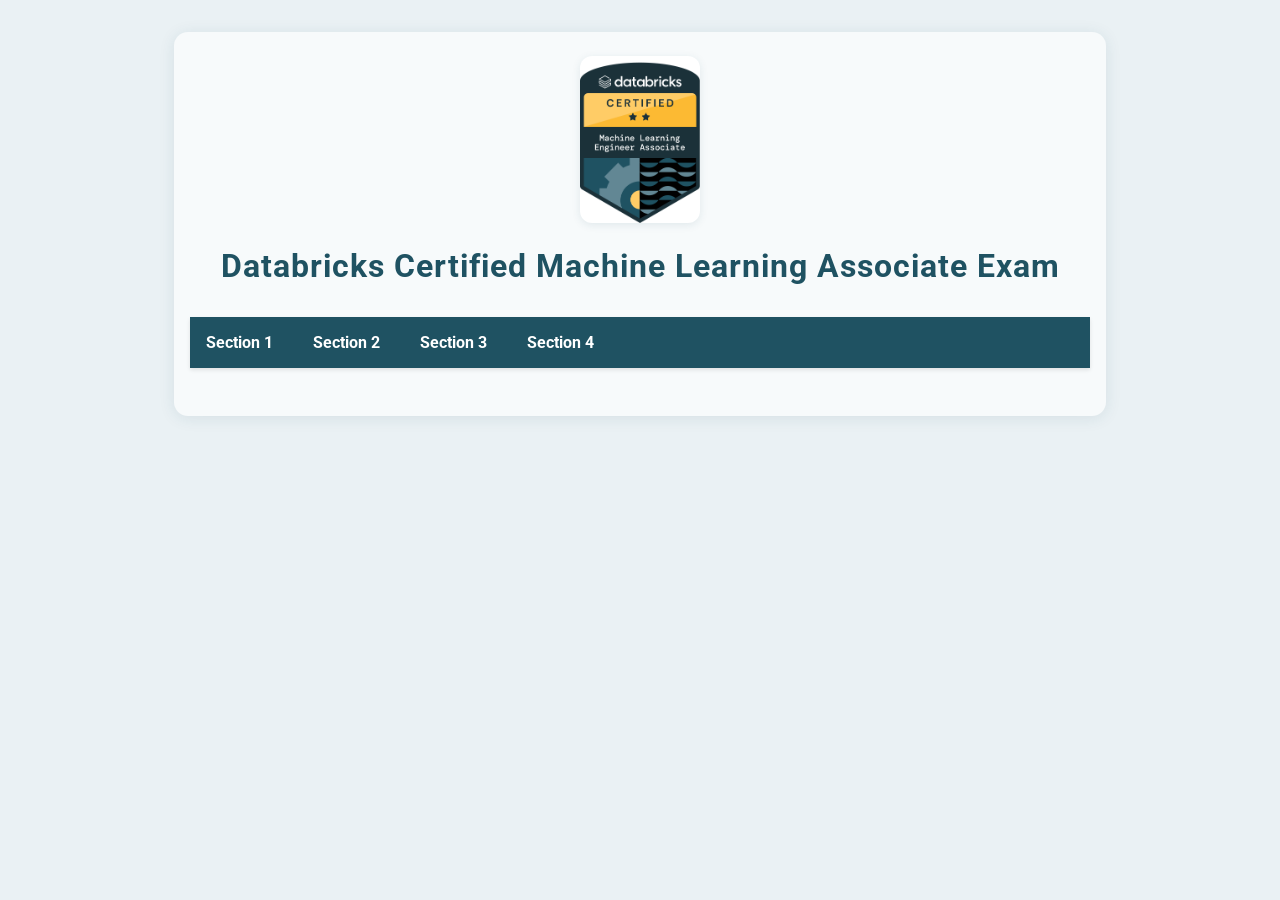
<file: index.html>
<!DOCTYPE html>
<html lang="en">

<head>
  <meta charset="UTF-8">
  <meta name="viewport" content="width=device-width, initial-scale=1.0">
  <title>Databricks Certified Machine Learning Associate Exam</title>
  <link rel="stylesheet" href="assets/style.css">
</head>

<body>
  <main>
    <div style="text-align:center;margin-bottom:1.5rem;">
      <img src="assets/badge.png" alt="Course Logo"
        style="max-width:120px;width:30vw;height:auto;display:inline-block;vertical-align:middle;box-shadow:0 2px 8px rgba(31,82,98,0.10);border-radius:12px;background:#fff;" />
    </div>
    <h1>Databricks Certified Machine Learning Associate Exam</h1>
<nav style="background:#1f5262;padding:0.5rem 0 0.5rem 0.5rem;margin-bottom:1.5rem;display:flex;gap:1.5rem;align-items:center;box-shadow:0 2px 4px rgba(0,0,0,0.1);">
  <a href="section-1" style="color:#fff;text-decoration:none;font-weight:bold;padding:0.5rem;">Section 1</a>
  <a href="section-2" style="color:#fff;text-decoration:none;font-weight:bold;padding:0.5rem;">Section 2</a>
  <a href="section-3" style="color:#fff;text-decoration:none;font-weight:bold;padding:0.5rem;">Section 3</a>
  <a href="section-4" style="color:#fff;text-decoration:none;font-weight:bold;padding:0.5rem;">Section 4</a>
</nav>

  </main>
  <script>
    // Smooth expand/collapse for details
    document.querySelectorAll('details').forEach(d => {
      d.addEventListener('toggle', function () {
        if (d.open) {
          d.scrollIntoView({ behavior: 'smooth', block: 'start' });
        }
      });
    });

    // Quiz feedback (for future interactive quizzes)
    document.querySelectorAll('.quiz-question input[type="radio"]').forEach(input => {
      input.addEventListener('change', function () {
        const parent = input.closest('.quiz-question');
        parent.querySelectorAll('.quiz-feedback').forEach(fb => fb.style.display = 'none');
        if (input.dataset.correct === 'true') {
          parent.querySelector('.quiz-feedback.correct').style.display = 'block';
        } else {
          parent.querySelector('.quiz-feedback.incorrect').style.display = 'block';
        }
      });
    });
  </script>
</body>

</html>
</file>
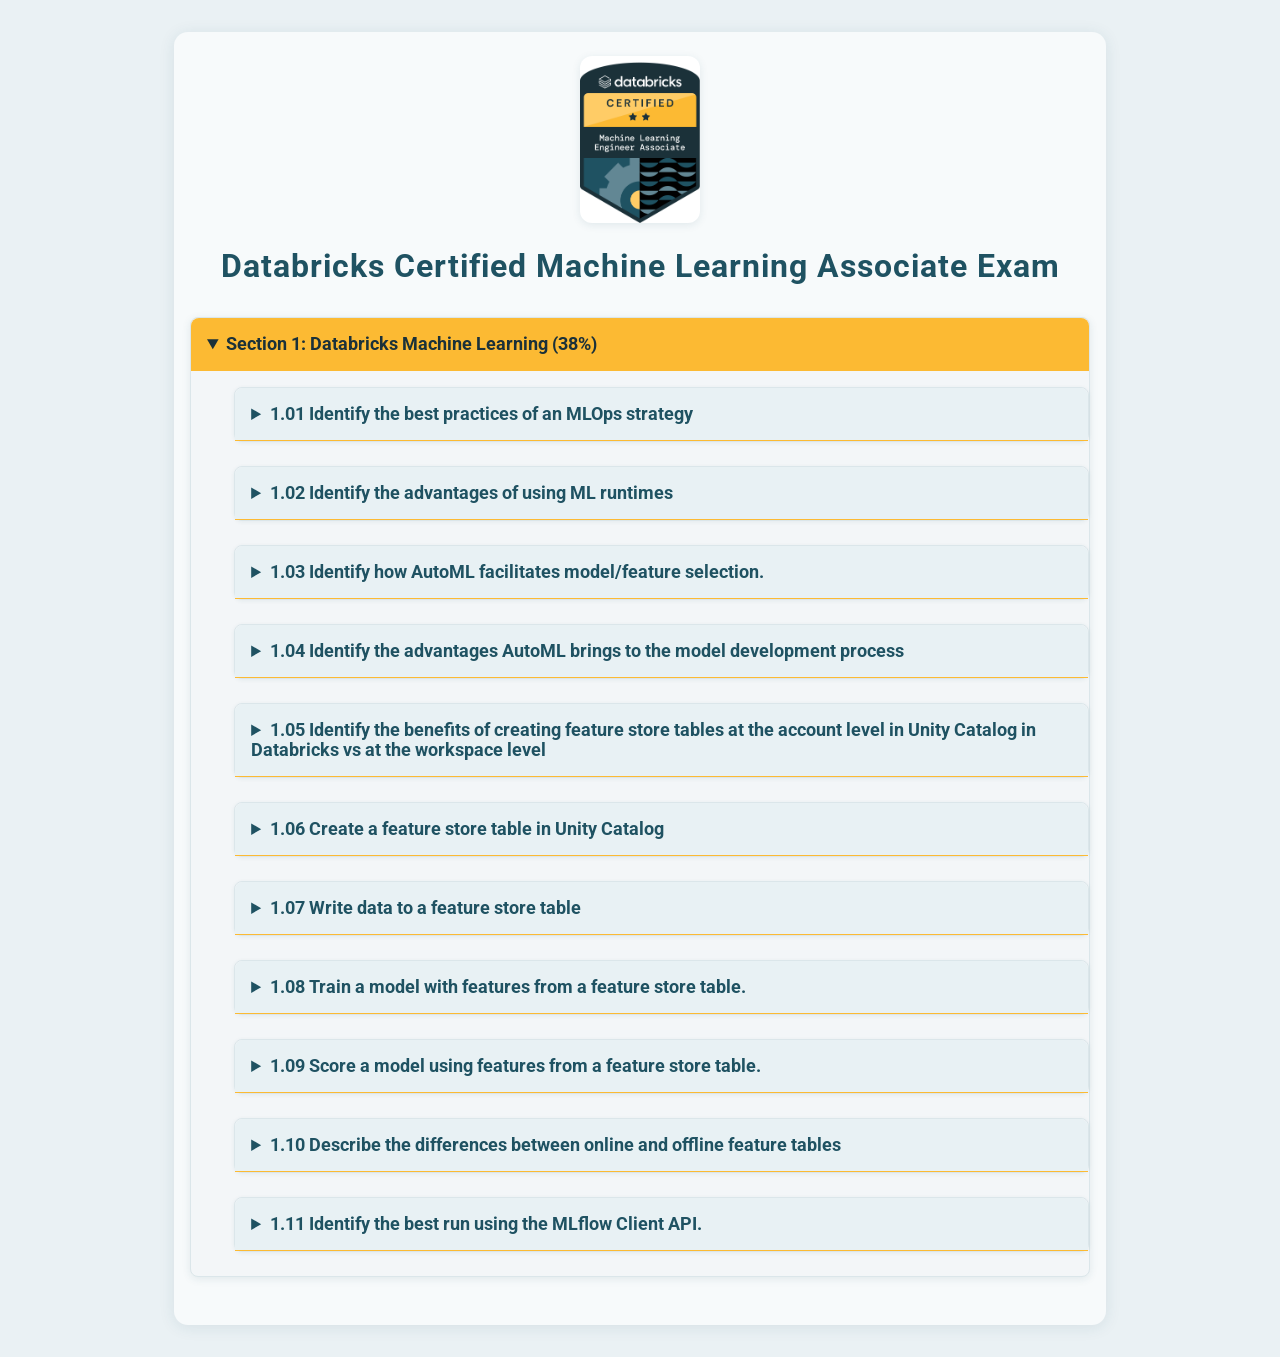
<file: section-1/index.html>
<!DOCTYPE html>
<html lang="en">

<head>
  <meta charset="UTF-8">
  <meta name="viewport" content="width=device-width, initial-scale=1.0">
  <title>Databricks Certified Machine Learning Associate Exam</title>
  <link rel="stylesheet" href="../assets/style.css">
</head>

<body>
  <main>
    <div style="text-align:center;margin-bottom:1.5rem;">
      <img src="../assets/badge.png" alt="Course Logo"
        style="max-width:120px;width:30vw;height:auto;display:inline-block;vertical-align:middle;box-shadow:0 2px 8px rgba(31,82,98,0.10);border-radius:12px;background:#fff;" />
    </div>
    <h1>Databricks Certified Machine Learning Associate Exam</h1>


    <details open>
      <summary><strong>Section 1: Databricks Machine Learning (38%)</strong></summary>
      <ul>
        <li>
          <details>
            <summary><strong>1.01</strong> Identify the best practices of an MLOps strategy</summary>
            <div id="topic-1-01">
              <h3>Best Practices of an MLOps Strategy</h3>
              <p><strong>MLOps</strong> (Machine Learning Operations) is a set of practices that aims to deploy and
                maintain machine learning models in production reliably and efficiently. It combines ML, DevOps, and
                data engineering best practices.</p>
              <ul>
                <li><strong>Version Control:</strong> Use Git or similar tools for code, data, and model versioning.
                  Track all changes for reproducibility.</li>
                <li><strong>Automated Testing:</strong> Implement unit, integration, and data validation tests for ML
                  code and pipelines.</li>
                <li><strong>Continuous Integration/Continuous Deployment (CI/CD):</strong> Automate the build, test, and
                  deployment of ML models using CI/CD pipelines (e.g., Azure DevOps, GitHub Actions).</li>
                <li><strong>Experiment Tracking:</strong> Use tools like MLflow to log parameters, metrics, and
                  artifacts for each experiment.</li>
                <li><strong>Model Registry:</strong> Register models in a central registry (e.g., MLflow Model Registry,
                  Unity Catalog) for lifecycle management.</li>
                <li><strong>Reproducibility:</strong> Ensure that experiments and results can be reproduced by tracking
                  code, data, environment, and random seeds.</li>
                <li><strong>Monitoring:</strong> Monitor model performance, data drift, and system health in production.
                  Set up alerts for anomalies.</li>
                <li><strong>Collaboration:</strong> Foster collaboration between data scientists, engineers, and
                  business stakeholders using shared tools and documentation.</li>
                <li><strong>Security & Compliance:</strong> Protect data and models, manage access, and ensure
                  compliance with regulations (e.g., GDPR, HIPAA).</li>
                <li><strong>Rollback & Recovery:</strong> Have strategies for rolling back to previous model versions
                  and recovering from failures.</li>
              </ul>
              <h4>Example MLOps Workflow in Databricks</h4>
              <ol>
                <li>Develop and test models in collaborative notebooks.</li>
                <li>Track experiments and results with MLflow.</li>
                <li>Register the best model in Unity Catalog or MLflow Model Registry.</li>
                <li>Deploy the model using batch, real-time, or streaming endpoints.</li>
                <li>Monitor model performance and retrain as needed.</li>
              </ol>
              <h4>Practice Question</h4>
              <p><strong>Which of the following is NOT a best practice in MLOps?</strong></p>
              <ul>
                <li>A. Tracking experiments and model versions</li>
                <li>B. Manual deployment of models without automation</li>
                <li>C. Monitoring model performance in production</li>
                <li>D. Using CI/CD pipelines for model deployment</li>
              </ul>
              <details>
                <summary>Show Answer</summary>
                <p><strong>Answer:</strong> B. Manual deployment of models without automation is not a best practice.
                  Automation ensures reliability and repeatability.</p>
              </details>
            </div>

          </details>
        </li>
        <li>
          <details>
            <summary><strong>1.02</strong> Identify the advantages of using ML runtimes</summary>
            <div id="topic-1-02">
              <h3>Advantages of Using ML Runtimes</h3>
              <p><strong>ML runtimes</strong> are pre-configured environments optimized for machine learning workloads.
                In Databricks, ML runtimes include popular ML/DL libraries, GPU support, and integrations for experiment
                tracking and model management.</p>
              <ul>
                <li><strong>Ready-to-use Environments:</strong> No need to manually install or configure ML libraries
                  (e.g., scikit-learn, TensorFlow, PyTorch, XGBoost).</li>
                <li><strong>Optimized Performance:</strong> Libraries and drivers are tuned for distributed computing
                  and GPU acceleration.</li>
                <li><strong>Consistency:</strong> Ensures all team members use the same environment, reducing “works on
                  my machine” issues.</li>
                <li><strong>Security & Compliance:</strong> Regularly updated with security patches and compliance
                  features.</li>
                <li><strong>Integration:</strong> Built-in support for MLflow, Feature Store, and Unity Catalog for
                  seamless experiment tracking and model management.</li>
                <li><strong>Scalability:</strong> Easily scale compute resources for large datasets and distributed
                  training.</li>
                <li><strong>Support for AutoML:</strong> ML runtimes are required for using Databricks AutoML features.
                </li>
              </ul>
              <h4>Example</h4>
              <p>When you select a Databricks ML Runtime for your cluster, you get immediate access to all major ML
                libraries and tools, saving setup time and reducing errors.</p>
              <h4>Practice Question</h4>
              <p><strong>What is a key benefit of using a Databricks ML Runtime?</strong></p>
              <ul>
                <li>A. You must manually install all ML libraries</li>
                <li>B. It provides a pre-configured environment with optimized libraries</li>
                <li>C. It only supports basic Python scripts</li>
                <li>D. It does not support distributed training</li>
              </ul>
              <details>
                <summary>Show Answer</summary>
                <p><strong>Answer:</strong> B. ML Runtimes provide a pre-configured environment with optimized libraries
                  for ML workloads.</p>
              </details>
            </div>
          </details>
        </li>
        <li>
          <details>
            <summary><strong>1.03</strong> Identify how AutoML facilitates model/feature selection.</summary>
            <div id="topic-1-03">
              <h3>How AutoML Facilitates Model/Feature Selection</h3>
              <p><strong>AutoML</strong> (Automated Machine Learning) automates the process of model and feature
                selection, making it easier and faster to build high-quality models.</p>
              <ul>
                <li><strong>Automated Model Selection:</strong> AutoML tests multiple algorithms (e.g., logistic
                  regression, random forest, XGBoost) and selects the best-performing one based on evaluation metrics.
                </li>
                <li><strong>Feature Engineering:</strong> Automatically creates, transforms, and selects features that
                  improve model performance.</li>
                <li><strong>Hyperparameter Tuning:</strong> Searches for the best hyperparameters for each algorithm.
                </li>
                <li><strong>Data Preprocessing:</strong> Handles missing values, encoding, scaling, and outlier
                  detection automatically.</li>
                <li><strong>Experiment Tracking:</strong> Logs all runs, parameters, and results for easy comparison and
                  reproducibility.</li>
                <li><strong>Model Explainability:</strong> Provides feature importance and model interpretation tools.
                </li>
              </ul>
              <h4>Example in Databricks</h4>
              <p>With Databricks AutoML, you can launch an AutoML experiment from the UI or with a single command.
                AutoML will:</p>
              <ol>
                <li>Analyze your dataset and problem type (classification/regression).</li>
                <li>Try multiple models and feature sets.</li>
                <li>Return the best model, code, and feature importance report.</li>
              </ol>
              <h4>Practice Question</h4>
              <p><strong>What does AutoML do to help with feature selection?</strong></p>
              <ul>
                <li>A. Randomly drops features</li>
                <li>B. Automatically creates and selects the most relevant features</li>
                <li>C. Only uses the first column in the dataset</li>
                <li>D. Ignores feature importance</li>
              </ul>
              <details>
                <summary>Show Answer</summary>
                <p><strong>Answer:</strong> B. AutoML automatically creates and selects the most relevant features for
                  the model.</p>
              </details>
            </div>
          </details>
        </li>
        <li>
          <details>
            <summary><strong>1.04</strong> Identify the advantages AutoML brings to the model development process
            </summary>
            <div id="topic-1-04">
              <h3>Advantages AutoML Brings to the Model Development Process</h3>
              <ul>
                <li><strong>Speed:</strong> Automates repetitive tasks, reducing time to deploy a model.</li>
                <li><strong>Accessibility:</strong> Enables non-experts to build and deploy models with minimal coding.
                </li>
                <li><strong>Consistency:</strong> Standardizes the model development process, reducing human error.</li>
                <li><strong>Comprehensive Search:</strong> Explores a wide range of algorithms, features, and
                  hyperparameters.</li>
                <li><strong>Best Practices:</strong> Applies proven data science and engineering best practices
                  automatically.</li>
                <li><strong>Reproducibility:</strong> Logs all steps, parameters, and results for easy review and audit.
                </li>
                <li><strong>Model Explainability:</strong> Provides feature importance and model interpretation tools.
                </li>
                <li><strong>Integration:</strong> Seamlessly integrates with MLflow, Feature Store, and Unity Catalog in
                  Databricks.</li>
              </ul>
              <h4>Example</h4>
              <p>Databricks AutoML can automatically generate a notebook with the code for the best model, making it
                easy to review, customize, and productionize.</p>
              <h4>Practice Question</h4>
              <p><strong>Which is NOT an advantage of using AutoML?</strong></p>
              <ul>
                <li>A. Faster model development</li>
                <li>B. Manual hyperparameter tuning only</li>
                <li>C. Consistent application of best practices</li>
                <li>D. Model explainability</li>
              </ul>
              <details>
                <summary>Show Answer</summary>
                <p><strong>Answer:</strong> B. AutoML automates hyperparameter tuning; manual tuning only is not an
                  advantage.</p>
              </details>
            </div>
          </details>
        </li>
        <li>
          <details>
            <summary><strong>1.05</strong> Identify the benefits of creating feature store tables at the account level
              in Unity Catalog in Databricks vs at the workspace level</summary>
            <div id="topic-1-05">
              <h3>Benefits of Creating Feature Store Tables at the Account Level in Unity Catalog vs Workspace Level
              </h3>
              <ul>
                <li><strong>Centralized Management:</strong> Account-level tables are accessible across all workspaces
                  in the account, enabling organization-wide feature sharing and governance.</li>
                <li><strong>Data Consistency:</strong> Ensures all teams use the same, validated features, reducing
                  duplication and errors.</li>
                <li><strong>Access Control:</strong> Unity Catalog provides fine-grained access control and auditing at
                  the account level, improving security and compliance.</li>
                <li><strong>Collaboration:</strong> Facilitates collaboration between teams and projects by making
                  features universally available.</li>
                <li><strong>Scalability:</strong> Supports large-scale ML initiatives by allowing features to be reused
                  and managed centrally.</li>
                <li><strong>Lineage & Governance:</strong> Track feature usage, lineage, and ownership across the
                  organization.</li>
                <li><strong>Workspace-level tables</strong> are only available within a single workspace, limiting reuse
                  and collaboration.</li>
              </ul>
              <h4>Example</h4>
              <p>Creating a feature table at the account level in Unity Catalog allows a data science team in one
                workspace to use features engineered by another team in a different workspace, with consistent access
                controls and audit trails.</p>
              <h4>Practice Question</h4>
              <p><strong>What is a key benefit of account-level feature store tables in Unity Catalog?</strong></p>
              <ul>
                <li>A. Features are only available in one workspace</li>
                <li>B. Features can be shared and governed across all workspaces in the account</li>
                <li>C. No access control is possible</li>
                <li>D. Features cannot be reused</li>
              </ul>
              <details>
                <summary>Show Answer</summary>
                <p><strong>Answer:</strong> B. Account-level tables enable sharing and governance across all workspaces
                  in the account.</p>
              </details>
            </div>
          </details>
        </li>
        <li>
          <details>
            <summary><strong>1.06</strong> Create a feature store table in Unity Catalog</summary>
            <div id="topic-1-06"></div>
          </details>
        </li>
        <li>
          <details>
            <summary><strong>1.07</strong> Write data to a feature store table</summary>
            <div id="topic-1-07"></div>
          </details>
        </li>
        <li>
          <details>
            <summary><strong>1.08</strong> Train a model with features from a feature store table.</summary>
            <div id="topic-1-08"></div>
          </details>
        </li>
        <li>
          <details>
            <summary><strong>1.09</strong> Score a model using features from a feature store table.</summary>
            <div id="topic-1-09"></div>
          </details>
        </li>
        <li>
          <details>
            <summary><strong>1.10</strong> Describe the differences between online and offline feature tables</summary>
            <div id="topic-1-10"></div>
          </details>
        </li>
        <li>
          <details>
            <summary><strong>1.11</strong> Identify the best run using the MLflow Client API.</summary>
            <div id="topic-1-11">
            </div>
          </details>
        </li>
      </ul>
    </details>
  </main>
  <script>
    // Smooth expand/collapse for details
    document.querySelectorAll('details').forEach(d => {
      d.addEventListener('toggle', function () {
        if (d.open) {
          d.scrollIntoView({ behavior: 'smooth', block: 'start' });
        }
      });
    });

    // Quiz feedback (for future interactive quizzes)
    document.querySelectorAll('.quiz-question input[type="radio"]').forEach(input => {
      input.addEventListener('change', function () {
        const parent = input.closest('.quiz-question');
        parent.querySelectorAll('.quiz-feedback').forEach(fb => fb.style.display = 'none');
        if (input.dataset.correct === 'true') {
          parent.querySelector('.quiz-feedback.correct').style.display = 'block';
        } else {
          parent.querySelector('.quiz-feedback.incorrect').style.display = 'block';
        }
      });
    });
  </script>
</body>

</html>
</file>
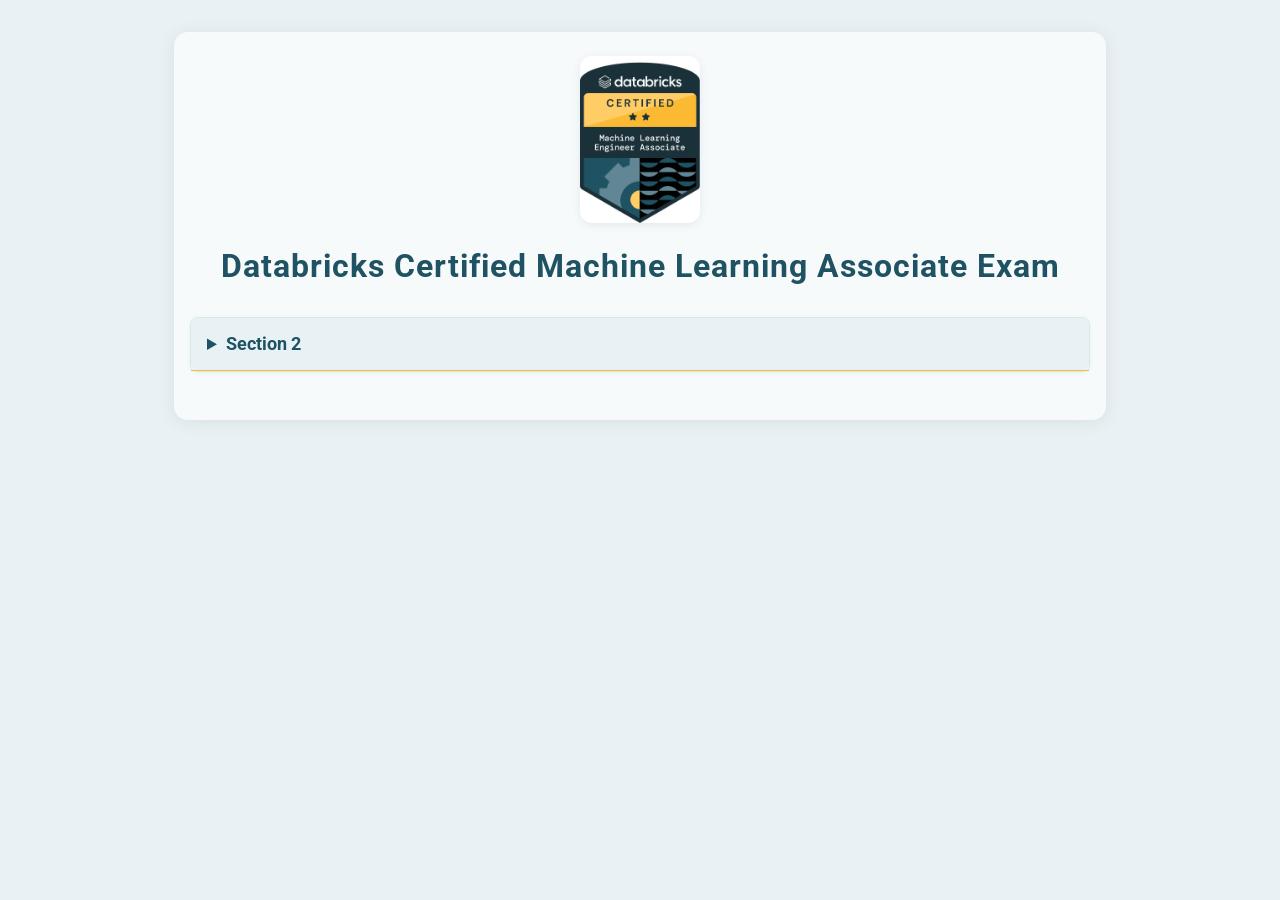
<file: section-2/index.html>
<!DOCTYPE html>
<html lang="en">

<head>
  <meta charset="UTF-8">
  <meta name="viewport" content="width=device-width, initial-scale=1.0">
  <title>Databricks Certified Machine Learning Associate Exam</title>
  <link rel="stylesheet" href="../assets/style.css">
</head>

<body>
  <main>
    <div style="text-align:center;margin-bottom:1.5rem;">
      <img src="../assets/badge.png" alt="Course Logo"
        style="max-width:120px;width:30vw;height:auto;display:inline-block;vertical-align:middle;box-shadow:0 2px 8px rgba(31,82,98,0.10);border-radius:12px;background:#fff;" />
    </div>
    <h1>Databricks Certified Machine Learning Associate Exam</h1>

    <details>
      <summary><strong>Section 2</strong></summary>
      <ul>
        <li>
          <details>
            <summary><strong>2.01</strong> Compute summary statistics on a Spark DataFrame using .summary() or
              dbutils data summaries</summary>
            <div id="topic-2-01"></div>
          </details>
        </li>
        <li>
          <details>
            <summary><strong>2.02</strong> Remove outliers from a Spark DataFrame based on standard deviation or
              IQR</summary>
            <div id="topic-2-02"></div>
          </details>
        </li>
        <li>
          <details>
            <summary><strong>2.03</strong> Create visualizations for categorical or continuous features
            </summary>
            <div id="topic-2-03"></div>
          </details>
        </li>
        <li>
          <details>
            <summary><strong>2.04</strong> Compare two categorical or two continuous features using the
              appropriate method</summary>
            <div id="topic-2-04"></div>
          </details>
        </li>
        <li>
          <details>
            <summary><strong>2.05</strong> Compare and contrast imputing missing values with the mean or median
              or mode value</summary>
            <div id="topic-2-05"></div>
          </details>
        </li>
        <li>
          <details>
            <summary><strong>2.06</strong> Impute missing values with the mode, mean, or median value</summary>
            <div id="topic-2-06"></div>
          </details>
        </li>
        <li>
          <details>
            <summary><strong>2.07</strong> Use one-hot encoding for categorical features</summary>
            <div id="topic-2-07"></div>
          </details>
        </li>
        <li>
          <details>
            <summary><strong>2.08</strong> Identify and explain the model types or data sets for which one-hot
              encoding is or is not appropriate.</summary>
            <div id="topic-2-08"></div>
          </details>
        </li>
        <li>
          <details>
            <summary><strong>2.09</strong> Identify scenarios where log scale transformation is appropriate
            </summary>
            <div id="topic-2-09"></div>
          </details>
        </li>
      </ul>
    </details>

  </main>
  <script>
    // Smooth expand/collapse for details
    document.querySelectorAll('details').forEach(d => {
      d.addEventListener('toggle', function () {
        if (d.open) {
          d.scrollIntoView({ behavior: 'smooth', block: 'start' });
        }
      });
    });

    // Quiz feedback (for future interactive quizzes)
    document.querySelectorAll('.quiz-question input[type="radio"]').forEach(input => {
      input.addEventListener('change', function () {
        const parent = input.closest('.quiz-question');
        parent.querySelectorAll('.quiz-feedback').forEach(fb => fb.style.display = 'none');
        if (input.dataset.correct === 'true') {
          parent.querySelector('.quiz-feedback.correct').style.display = 'block';
        } else {
          parent.querySelector('.quiz-feedback.incorrect').style.display = 'block';
        }
      });
    });
  </script>
</body>

</html>
</file>
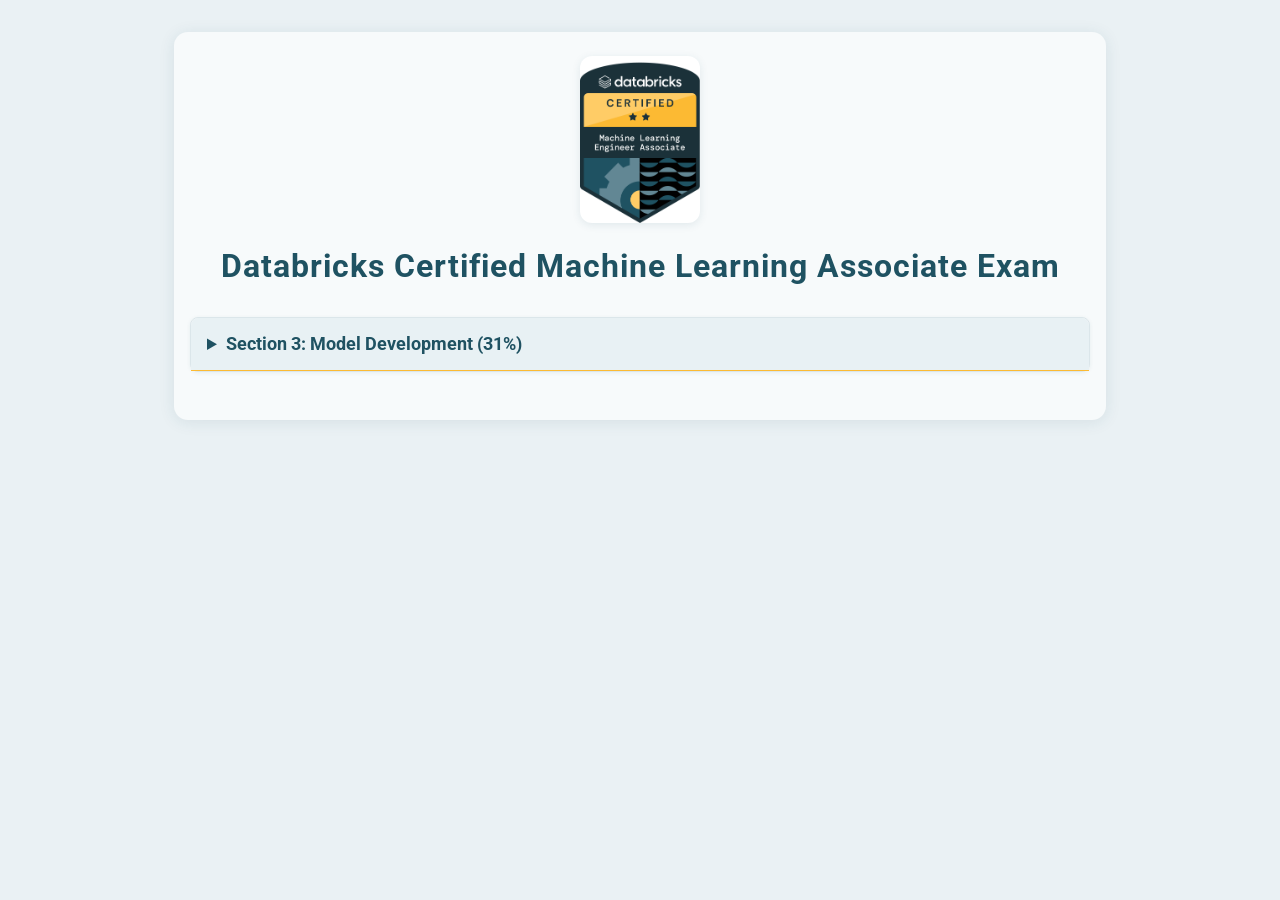
<file: section-3/index.html>
<!DOCTYPE html>
<html lang="en">

<head>
  <meta charset="UTF-8">
  <meta name="viewport" content="width=device-width, initial-scale=1.0">
  <title>Databricks Certified Machine Learning Associate Exam</title>
  <link rel="stylesheet" href="../assets/style.css">
</head>

<body>
  <main>
    <div style="text-align:center;margin-bottom:1.5rem;">
      <img src="../assets/badge.png" alt="Course Logo"
        style="max-width:120px;width:30vw;height:auto;display:inline-block;vertical-align:middle;box-shadow:0 2px 8px rgba(31,82,98,0.10);border-radius:12px;background:#fff;" />
    </div>
    <h1>Databricks Certified Machine Learning Associate Exam</h1>

    <details>
      <summary><strong>Section 3: Model Development (31%)</strong></summary>
      <ul>
        <li>
          <details>
            <summary><strong>3.01</strong> Use ML foundations to select the appropriate algorithm for a given
              model scenario</summary>
            <div id="topic-3-01"></div>
          </details>
        </li>
        <li>
          <details>
            <summary><strong>3.02</strong> Identify methods to mitigate data imbalance in training data</summary>
            <div id="topic-3-02"></div>
          </details>
        </li>
        <li>
          <details>
            <summary><strong>3.03</strong> Compare estimators and transformers</summary>
            <div id="topic-3-03"></div>
          </details>
        </li>
        <li>
          <details>
            <summary><strong>3.04</strong> Develop a training pipeline</summary>
            <div id="topic-3-04"></div>
          </details>
        </li>
        <li>
          <details>
            <summary><strong>3.05</strong> Use Hyperopt's fmin operation to tune a model's hyperparameters
            </summary>
            <div id="topic-3-05"></div>
          </details>
        </li>
        <li>
          <details>
            <summary><strong>3.06</strong> Perform random or grid search or Bayesian search as a method for tuning
              hyperparameters.</summary>
            <div id="topic-3-06"></div>
          </details>
        </li>
        <li>
          <details>
            <summary><strong>3.07</strong> Parallelize single node models for hyperparameter tuning</summary>
            <div id="topic-3-07"></div>
          </details>
        </li>
        <li>
          <details>
            <summary><strong>3.08</strong> Describe the benefits and downsides of using cross-validation over a
              train-validation split.</summary>
            <div id="topic-3-08"></div>
          </details>
        </li>
        <li>
          <details>
            <summary><strong>3.09</strong> Perform cross-validation as a part of model fitting.</summary>
            <div id="topic-3-09"></div>
          </details>
        </li>
        <li>
          <details>
            <summary><strong>3.10</strong> Identify the number of models being trained in conjunction with a
              grid-search and cross-validation process.</summary>
            <div id="topic-3-10"></div>
          </details>
        </li>
        <li>
          <details>
            <summary><strong>3.11</strong> Use common classification metrics: F1, Log Loss, ROC/AUC, etc</summary>
            <div id="topic-3-11"></div>
          </details>
        </li>
        <li>
          <details>
            <summary><strong>3.12</strong> Use common regression metrics: RMSE, MAE, R-squared, etc.</summary>
            <div id="topic-3-12"></div>
          </details>
        </li>
        <li>
          <details>
            <summary><strong>3.13</strong> Choose the most appropriate metric for a given scenario objective
            </summary>
            <div id="topic-3-13"></div>
          </details>
        </li>
        <li>
          <details>
            <summary><strong>3.14</strong> Identify the need to exponentiate log-transformed variables before
              calculating evaluation metrics or interpreting predictions</summary>
            <div id="topic-3-14"></div>
          </details>
        </li>
        <li>
          <details>
            <summary><strong>3.15</strong> Assess the impact of model complexity and the bias variance tradeoff on
              model performance</summary>
            <div id="topic-3-15"></div>
          </details>
        </li>
      </ul>
    </details>


  </main>
  <script>
    // Smooth expand/collapse for details
    document.querySelectorAll('details').forEach(d => {
      d.addEventListener('toggle', function () {
        if (d.open) {
          d.scrollIntoView({ behavior: 'smooth', block: 'start' });
        }
      });
    });

    // Quiz feedback (for future interactive quizzes)
    document.querySelectorAll('.quiz-question input[type="radio"]').forEach(input => {
      input.addEventListener('change', function () {
        const parent = input.closest('.quiz-question');
        parent.querySelectorAll('.quiz-feedback').forEach(fb => fb.style.display = 'none');
        if (input.dataset.correct === 'true') {
          parent.querySelector('.quiz-feedback.correct').style.display = 'block';
        } else {
          parent.querySelector('.quiz-feedback.incorrect').style.display = 'block';
        }
      });
    });
  </script>
</body>

</html>
</file>
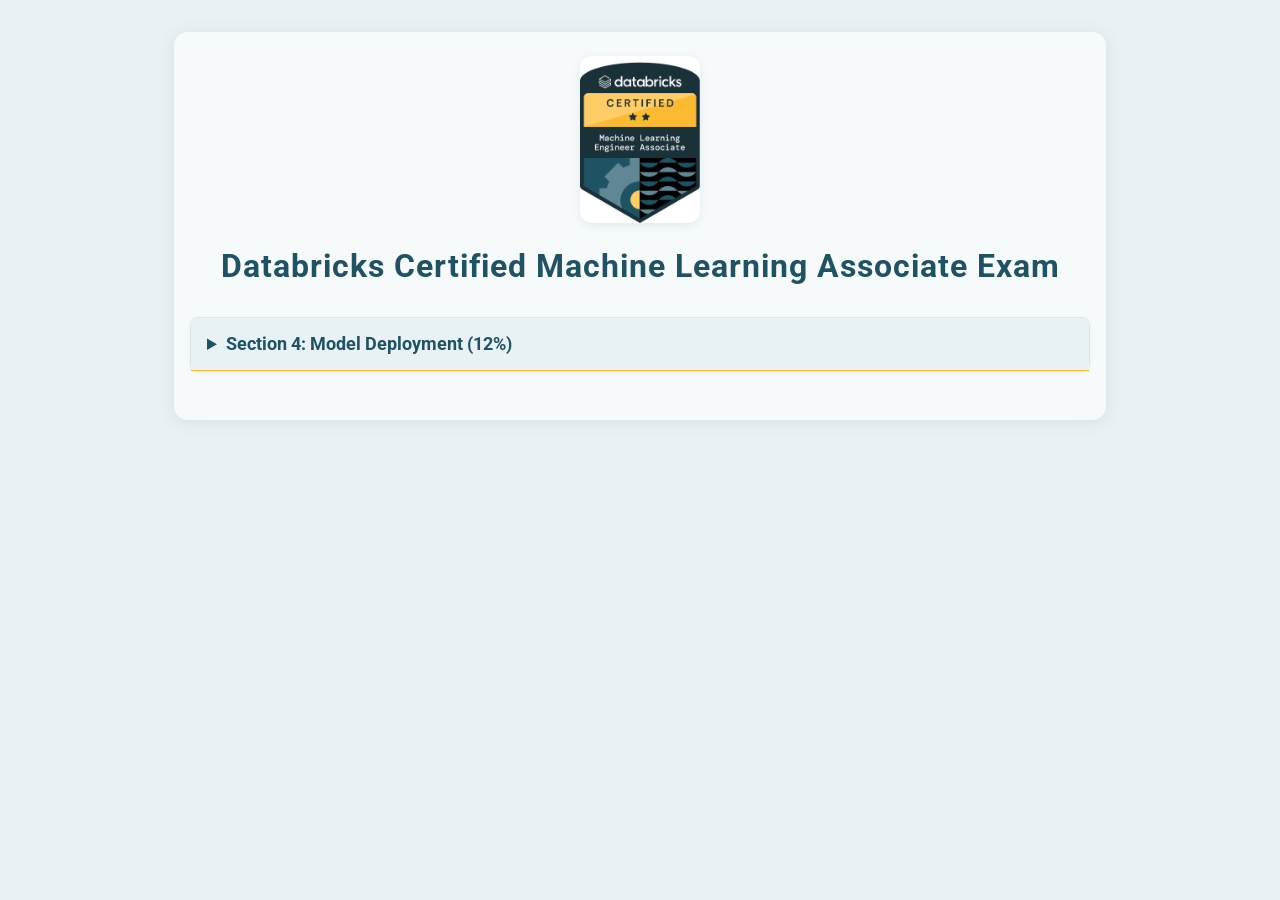
<file: section-4/index.html>
<!DOCTYPE html>
<html lang="en">

<head>
  <meta charset="UTF-8">
  <meta name="viewport" content="width=device-width, initial-scale=1.0">
  <title>Databricks Certified Machine Learning Associate Exam</title>
  <link rel="stylesheet" href="../assets/style.css">
</head>

<body>
  <main>
    <div style="text-align:center;margin-bottom:1.5rem;">
      <img src="../assets/badge.png" alt="Course Logo"
        style="max-width:120px;width:30vw;height:auto;display:inline-block;vertical-align:middle;box-shadow:0 2px 8px rgba(31,82,98,0.10);border-radius:12px;background:#fff;" />
    </div>
    <h1>Databricks Certified Machine Learning Associate Exam</h1>
    <details>
      <summary><strong>Section 4: Model Deployment (12%)</strong></summary>
      <ul>
        <li>
          <details>
            <summary><strong>4.01</strong> Identify the differences and advantages of model serving approaches:
              batch, realtime, and streaming</summary>
            <div id="topic-4-01"></div>
          </details>
        </li>
        <li>
          <details>
            <summary><strong>4.02</strong> Deploy a custom model to a model endpoint</summary>
            <div id="topic-4-02"></div>
          </details>
        </li>
        <li>
          <details>
            <summary><strong>4.03</strong> Use pandas to perform batch inference</summary>
            <div id="topic-4-03"></div>
          </details>
        </li>
        <li>
          <details>
            <summary><strong>4.04</strong> Identify how streaming inference is performed with Delta Live Tables
            </summary>
            <div id="topic-4-04"></div>
          </details>
        </li>
        <li>
          <details>
            <summary><strong>4.05</strong> Deploy and query a model for realtime inference</summary>
            <div id="topic-4-05"></div>
          </details>
        </li>
        <li>
          <details>
            <summary><strong>4.06</strong> Split data between endpoints for realtime interference</summary>
            <div id="topic-4-06"></div>
          </details>
        </li>
      </ul>
    </details>

  </main>
  <script>
    // Smooth expand/collapse for details
    document.querySelectorAll('details').forEach(d => {
      d.addEventListener('toggle', function () {
        if (d.open) {
          d.scrollIntoView({ behavior: 'smooth', block: 'start' });
        }
      });
    });

    // Quiz feedback (for future interactive quizzes)
    document.querySelectorAll('.quiz-question input[type="radio"]').forEach(input => {
      input.addEventListener('change', function () {
        const parent = input.closest('.quiz-question');
        parent.querySelectorAll('.quiz-feedback').forEach(fb => fb.style.display = 'none');
        if (input.dataset.correct === 'true') {
          parent.querySelector('.quiz-feedback.correct').style.display = 'block';
        } else {
          parent.querySelector('.quiz-feedback.incorrect').style.display = 'block';
        }
      });
    });
  </script>
</body>

</html>
</file>
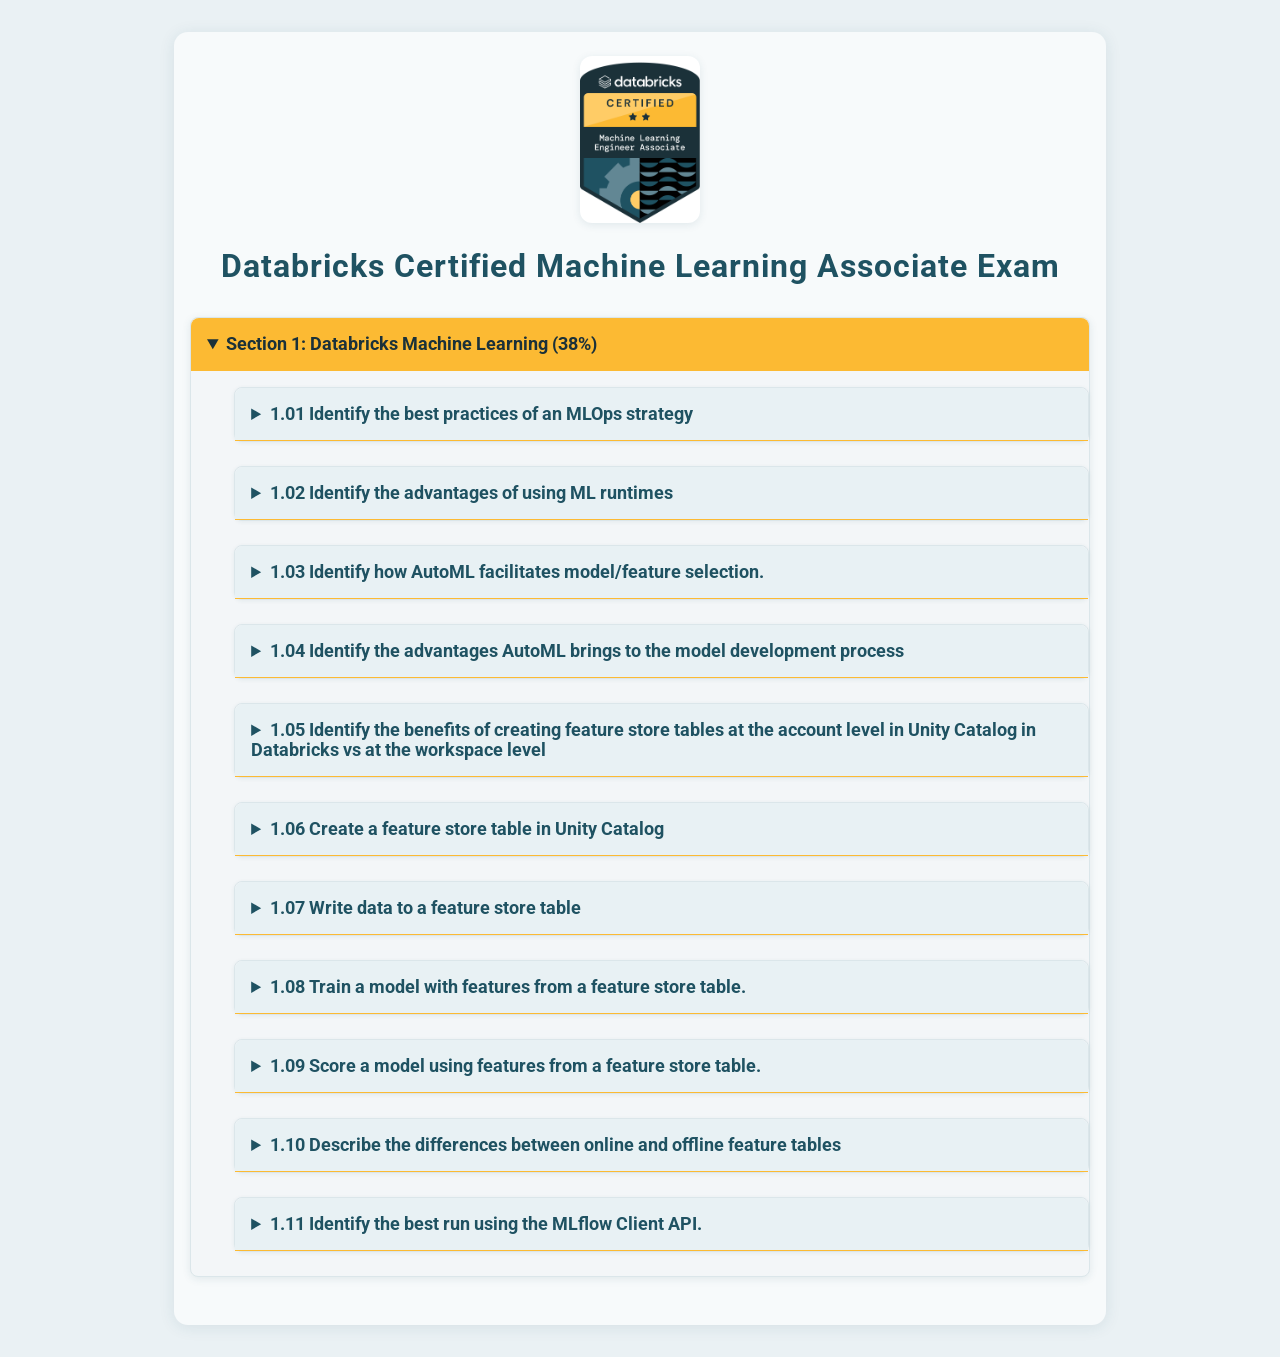
<file: site/index.html>
<!DOCTYPE html>
<html lang="en">

<head>
  <meta charset="UTF-8">
  <meta name="viewport" content="width=device-width, initial-scale=1.0">
  <title>Databricks Certified Machine Learning Associate Exam</title>
  <link rel="stylesheet" href="assets/style.css">
</head>

<body>
  <main>
    <div style="text-align:center;margin-bottom:1.5rem;">
      <img src="assets/badge.png" alt="Course Logo"
        style="max-width:120px;width:30vw;height:auto;display:inline-block;vertical-align:middle;box-shadow:0 2px 8px rgba(31,82,98,0.10);border-radius:12px;background:#fff;" />
    </div>
    <h1>Databricks Certified Machine Learning Associate Exam</h1>
    <details open>
      <summary><strong>Section 1: Databricks Machine Learning (38%)</strong></summary>
      <ul>
        <li>
          <details>
            <summary><strong>1.01</strong> Identify the best practices of an MLOps strategy</summary>
            <div id="topic-1-01">
              <h3>Best Practices of an MLOps Strategy</h3>
              <p><strong>MLOps</strong> (Machine Learning Operations) is a set of practices that aims to deploy and
                maintain machine learning models in production reliably and efficiently. It combines ML, DevOps, and
                data engineering best practices.</p>
              <ul>
                <li><strong>Version Control:</strong> Use Git or similar tools for code, data, and model versioning.
                  Track all changes for reproducibility.</li>
                <li><strong>Automated Testing:</strong> Implement unit, integration, and data validation tests for ML
                  code and pipelines.</li>
                <li><strong>Continuous Integration/Continuous Deployment (CI/CD):</strong> Automate the build, test, and
                  deployment of ML models using CI/CD pipelines (e.g., Azure DevOps, GitHub Actions).</li>
                <li><strong>Experiment Tracking:</strong> Use tools like MLflow to log parameters, metrics, and
                  artifacts for each experiment.</li>
                <li><strong>Model Registry:</strong> Register models in a central registry (e.g., MLflow Model Registry,
                  Unity Catalog) for lifecycle management.</li>
                <li><strong>Reproducibility:</strong> Ensure that experiments and results can be reproduced by tracking
                  code, data, environment, and random seeds.</li>
                <li><strong>Monitoring:</strong> Monitor model performance, data drift, and system health in production.
                  Set up alerts for anomalies.</li>
                <li><strong>Collaboration:</strong> Foster collaboration between data scientists, engineers, and
                  business stakeholders using shared tools and documentation.</li>
                <li><strong>Security & Compliance:</strong> Protect data and models, manage access, and ensure
                  compliance with regulations (e.g., GDPR, HIPAA).</li>
                <li><strong>Rollback & Recovery:</strong> Have strategies for rolling back to previous model versions
                  and recovering from failures.</li>
              </ul>
              <h4>Example MLOps Workflow in Databricks</h4>
              <ol>
                <li>Develop and test models in collaborative notebooks.</li>
                <li>Track experiments and results with MLflow.</li>
                <li>Register the best model in Unity Catalog or MLflow Model Registry.</li>
                <li>Deploy the model using batch, real-time, or streaming endpoints.</li>
                <li>Monitor model performance and retrain as needed.</li>
              </ol>
              <h4>Practice Question</h4>
              <p><strong>Which of the following is NOT a best practice in MLOps?</strong></p>
              <ul>
                <li>A. Tracking experiments and model versions</li>
                <li>B. Manual deployment of models without automation</li>
                <li>C. Monitoring model performance in production</li>
                <li>D. Using CI/CD pipelines for model deployment</li>
              </ul>
              <details>
                <summary>Show Answer</summary>
                <p><strong>Answer:</strong> B. Manual deployment of models without automation is not a best practice.
                  Automation ensures reliability and repeatability.</p>
              </details>
            </div>
          
        </details>
        </li>
        <li>
          <details>
            <summary><strong>1.02</strong> Identify the advantages of using ML runtimes</summary>
            <div id="topic-1-02">
              <h3>Advantages of Using ML Runtimes</h3>
              <p><strong>ML runtimes</strong> are pre-configured environments optimized for machine learning workloads.
                In Databricks, ML runtimes include popular ML/DL libraries, GPU support, and integrations for experiment
                tracking and model management.</p>
              <ul>
                <li><strong>Ready-to-use Environments:</strong> No need to manually install or configure ML libraries
                  (e.g., scikit-learn, TensorFlow, PyTorch, XGBoost).</li>
                <li><strong>Optimized Performance:</strong> Libraries and drivers are tuned for distributed computing
                  and GPU acceleration.</li>
                <li><strong>Consistency:</strong> Ensures all team members use the same environment, reducing “works on
                  my machine” issues.</li>
                <li><strong>Security & Compliance:</strong> Regularly updated with security patches and compliance
                  features.</li>
                <li><strong>Integration:</strong> Built-in support for MLflow, Feature Store, and Unity Catalog for
                  seamless experiment tracking and model management.</li>
                <li><strong>Scalability:</strong> Easily scale compute resources for large datasets and distributed
                  training.</li>
                <li><strong>Support for AutoML:</strong> ML runtimes are required for using Databricks AutoML features.
                </li>
              </ul>
              <h4>Example</h4>
              <p>When you select a Databricks ML Runtime for your cluster, you get immediate access to all major ML
                libraries and tools, saving setup time and reducing errors.</p>
              <h4>Practice Question</h4>
              <p><strong>What is a key benefit of using a Databricks ML Runtime?</strong></p>
              <ul>
                <li>A. You must manually install all ML libraries</li>
                <li>B. It provides a pre-configured environment with optimized libraries</li>
                <li>C. It only supports basic Python scripts</li>
                <li>D. It does not support distributed training</li>
              </ul>
              <details>
                <summary>Show Answer</summary>
                <p><strong>Answer:</strong> B. ML Runtimes provide a pre-configured environment with optimized libraries
                  for ML workloads.</p>
              </details>
            </div>
          </details>
        </li>
        <li>
          <details>
            <summary><strong>1.03</strong> Identify how AutoML facilitates model/feature selection.</summary>
            <div id="topic-1-03">
              <h3>How AutoML Facilitates Model/Feature Selection</h3>
              <p><strong>AutoML</strong> (Automated Machine Learning) automates the process of model and feature
                selection, making it easier and faster to build high-quality models.</p>
              <ul>
                <li><strong>Automated Model Selection:</strong> AutoML tests multiple algorithms (e.g., logistic
                  regression, random forest, XGBoost) and selects the best-performing one based on evaluation metrics.
                </li>
                <li><strong>Feature Engineering:</strong> Automatically creates, transforms, and selects features that
                  improve model performance.</li>
                <li><strong>Hyperparameter Tuning:</strong> Searches for the best hyperparameters for each algorithm.
                </li>
                <li><strong>Data Preprocessing:</strong> Handles missing values, encoding, scaling, and outlier
                  detection automatically.</li>
                <li><strong>Experiment Tracking:</strong> Logs all runs, parameters, and results for easy comparison and
                  reproducibility.</li>
                <li><strong>Model Explainability:</strong> Provides feature importance and model interpretation tools.
                </li>
              </ul>
              <h4>Example in Databricks</h4>
              <p>With Databricks AutoML, you can launch an AutoML experiment from the UI or with a single command.
                AutoML will:</p>
              <ol>
                <li>Analyze your dataset and problem type (classification/regression).</li>
                <li>Try multiple models and feature sets.</li>
                <li>Return the best model, code, and feature importance report.</li>
              </ol>
              <h4>Practice Question</h4>
              <p><strong>What does AutoML do to help with feature selection?</strong></p>
              <ul>
                <li>A. Randomly drops features</li>
                <li>B. Automatically creates and selects the most relevant features</li>
                <li>C. Only uses the first column in the dataset</li>
                <li>D. Ignores feature importance</li>
              </ul>
              <details>
                <summary>Show Answer</summary>
                <p><strong>Answer:</strong> B. AutoML automatically creates and selects the most relevant features for
                  the model.</p>
              </details>
            </div>
          </details>
        </li>
        <li>
          <details>
            <summary><strong>1.04</strong> Identify the advantages AutoML brings to the model development process
            </summary>
            <div id="topic-1-04">
              <h3>Advantages AutoML Brings to the Model Development Process</h3>
              <ul>
                <li><strong>Speed:</strong> Automates repetitive tasks, reducing time to deploy a model.</li>
                <li><strong>Accessibility:</strong> Enables non-experts to build and deploy models with minimal coding.
                </li>
                <li><strong>Consistency:</strong> Standardizes the model development process, reducing human error.</li>
                <li><strong>Comprehensive Search:</strong> Explores a wide range of algorithms, features, and
                  hyperparameters.</li>
                <li><strong>Best Practices:</strong> Applies proven data science and engineering best practices
                  automatically.</li>
                <li><strong>Reproducibility:</strong> Logs all steps, parameters, and results for easy review and audit.
                </li>
                <li><strong>Model Explainability:</strong> Provides feature importance and model interpretation tools.
                </li>
                <li><strong>Integration:</strong> Seamlessly integrates with MLflow, Feature Store, and Unity Catalog in
                  Databricks.</li>
              </ul>
              <h4>Example</h4>
              <p>Databricks AutoML can automatically generate a notebook with the code for the best model, making it
                easy to review, customize, and productionize.</p>
              <h4>Practice Question</h4>
              <p><strong>Which is NOT an advantage of using AutoML?</strong></p>
              <ul>
                <li>A. Faster model development</li>
                <li>B. Manual hyperparameter tuning only</li>
                <li>C. Consistent application of best practices</li>
                <li>D. Model explainability</li>
              </ul>
              <details>
                <summary>Show Answer</summary>
                <p><strong>Answer:</strong> B. AutoML automates hyperparameter tuning; manual tuning only is not an
                  advantage.</p>
              </details>
            </div>
          </details>
        </li>
        <li>
          <details>
            <summary><strong>1.05</strong> Identify the benefits of creating feature store tables at the account level
              in Unity Catalog in Databricks vs at the workspace level</summary>
            <div id="topic-1-05">
              <h3>Benefits of Creating Feature Store Tables at the Account Level in Unity Catalog vs Workspace Level
              </h3>
              <ul>
                <li><strong>Centralized Management:</strong> Account-level tables are accessible across all workspaces
                  in the account, enabling organization-wide feature sharing and governance.</li>
                <li><strong>Data Consistency:</strong> Ensures all teams use the same, validated features, reducing
                  duplication and errors.</li>
                <li><strong>Access Control:</strong> Unity Catalog provides fine-grained access control and auditing at
                  the account level, improving security and compliance.</li>
                <li><strong>Collaboration:</strong> Facilitates collaboration between teams and projects by making
                  features universally available.</li>
                <li><strong>Scalability:</strong> Supports large-scale ML initiatives by allowing features to be reused
                  and managed centrally.</li>
                <li><strong>Lineage & Governance:</strong> Track feature usage, lineage, and ownership across the
                  organization.</li>
                <li><strong>Workspace-level tables</strong> are only available within a single workspace, limiting reuse
                  and collaboration.</li>
              </ul>
              <h4>Example</h4>
              <p>Creating a feature table at the account level in Unity Catalog allows a data science team in one
                workspace to use features engineered by another team in a different workspace, with consistent access
                controls and audit trails.</p>
              <h4>Practice Question</h4>
              <p><strong>What is a key benefit of account-level feature store tables in Unity Catalog?</strong></p>
              <ul>
                <li>A. Features are only available in one workspace</li>
                <li>B. Features can be shared and governed across all workspaces in the account</li>
                <li>C. No access control is possible</li>
                <li>D. Features cannot be reused</li>
              </ul>
              <details>
                <summary>Show Answer</summary>
                <p><strong>Answer:</strong> B. Account-level tables enable sharing and governance across all workspaces
                  in the account.</p>
              </details>
            </div>
          </details>
        </li>
        <li>
          <details>
            <summary><strong>1.06</strong> Create a feature store table in Unity Catalog</summary>
            <div id="topic-1-06"></div>
          </details>
        </li>
        <li>
          <details>
            <summary><strong>1.07</strong> Write data to a feature store table</summary>
            <div id="topic-1-07"></div>
          </details>
        </li>
        <li>
          <details>
            <summary><strong>1.08</strong> Train a model with features from a feature store table.</summary>
            <div id="topic-1-08"></div>
          </details>
        </li>
        <li>
          <details>
            <summary><strong>1.09</strong> Score a model using features from a feature store table.</summary>
            <div id="topic-1-09"></div>
          </details>
        </li>
        <li>
          <details>
            <summary><strong>1.10</strong> Describe the differences between online and offline feature tables</summary>
            <div id="topic-1-10"></div>
          </details>
        </li>
        <li>
          <details>
            <summary><strong>1.11</strong> Identify the best run using the MLflow Client API.</summary>
            <div id="topic-1-11">
            </div>
          </details>
        </li>
      </ul>
      </details>
    </details>
   
  </main>
  <script>
    // Smooth expand/collapse for details
    document.querySelectorAll('details').forEach(d => {
      d.addEventListener('toggle', function () {
        if (d.open) {
          d.scrollIntoView({ behavior: 'smooth', block: 'start' });
        }
      });
    });

    // Quiz feedback (for future interactive quizzes)
    document.querySelectorAll('.quiz-question input[type="radio"]').forEach(input => {
      input.addEventListener('change', function () {
        const parent = input.closest('.quiz-question');
        parent.querySelectorAll('.quiz-feedback').forEach(fb => fb.style.display = 'none');
        if (input.dataset.correct === 'true') {
          parent.querySelector('.quiz-feedback.correct').style.display = 'block';
        } else {
          parent.querySelector('.quiz-feedback.incorrect').style.display = 'block';
        }
      });
    });
  </script>
</body>

</html>
</file>
<file: assets/style.css>
/* Google Fonts */
@import url('https://fonts.googleapis.com/css2?family=Roboto:wght@400;700&display=swap');

body {
	font-family: 'Roboto', Arial, sans-serif;
	margin: 0;
	padding: 0;
	background: #f7f9fb;
	color: #222;
}

main {
	max-width: 900px;
	margin: 2rem auto;
	padding: 1rem;
	background: #fff;
	border-radius: 12px;
	box-shadow: 0 2px 16px rgba(0,0,0,0.07);
}

h1 {
	text-align: center;
	color: #1a73e8;
	margin-bottom: 2rem;
}


body {
	font-family: 'Roboto', Arial, sans-serif;
	margin: 0;
	padding: 0;
	background: #eaf1f4;
	color: #1b3139;
}

main {
	max-width: 900px;
	margin: 2rem auto;
	padding: 1.5rem 1rem;
	background: #f7fafb;
	border-radius: 14px;
	box-shadow: 0 2px 16px rgba(31,82,98,0.10);
}

h1 {
	text-align: center;
	color: #1f5262;
	margin-bottom: 2rem;
	letter-spacing: 1px;
}

details {
	margin-bottom: 1.5rem;
	border-radius: 8px;
	background: #f3f6f8;
	box-shadow: 0 1px 4px rgba(31,82,98,0.07);
	transition: box-shadow 0.2s;
	border: 1px solid #dbe6ea;
}
details[open] {
	box-shadow: 0 2px 8px rgba(31,82,98,0.10);
}
summary {
	font-size: 1.1rem;
	font-weight: 700;
	padding: 1rem;
	cursor: pointer;
	outline: none;
	color: #1f5262;
	border-radius: 8px 8px 0 0;
	background: #e8f1f4;
	transition: background 0.2s;
	border-bottom: 1px solid #fcba33;
}
details[open] > summary {
	background: #fcba33;
	color: #1b3139;
}
summary::-webkit-details-marker {
	display: none;
}

ul, ol {
	margin-left: 1.5rem;
	list-style: none;
	padding-left: 1.2em;
}

li {
	margin-bottom: 0.5rem;
	position: relative;
}

div[id^="topic-"] {
	padding: 1rem 1.5rem;
	background: #fff;
	border-radius: 0 0 8px 8px;
	box-shadow: 0 1px 4px rgba(31,82,98,0.04);
	margin-bottom: 1rem;
	color: #1b3139;
}

h3, h4 {
	color: #1f5262;
	margin-top: 0.5rem;
}

/* Quiz/Practice Question Styles */
details > ul, details > ol {
	margin-bottom: 0.5rem;
}
details > details {
	margin-top: 0.5rem;
}
.quiz-feedback {
	margin-top: 0.5rem;
	padding: 0.5rem 1rem;
	border-radius: 6px;
	background: #fffbe6;
	color: #1b3139;
	font-weight: 500;
	display: none;
	border: 1px solid #fcba33;
}
.quiz-feedback.incorrect {
	background: #ffeaea;
	color: #b71c1c;
	border: 1px solid #f5c2c7;
}

/* Responsive Design */
@media (max-width: 700px) {
	main {
		max-width: 98vw;
		padding: 0.5rem;
	}
	div[id^="topic-"] {
		padding: 0.5rem 0.5rem;
	}
	summary {
		font-size: 1rem;
		padding: 0.7rem;
	}
}

@media (max-width: 480px) {
	h1 {
		font-size: 1.3rem;
	}
	summary {
		font-size: 0.95rem;
	}
	main {
		padding: 0.2rem;
	}
}

/* Add Font Awesome for icons (if needed) */
@import url('https://cdnjs.cloudflare.com/ajax/libs/font-awesome/6.4.0/css/all.min.css');
</file>
<file: site/assets/style.css>
/* Google Fonts */
@import url('https://fonts.googleapis.com/css2?family=Roboto:wght@400;700&display=swap');

body {
	font-family: 'Roboto', Arial, sans-serif;
	margin: 0;
	padding: 0;
	background: #f7f9fb;
	color: #222;
}

main {
	max-width: 900px;
	margin: 2rem auto;
	padding: 1rem;
	background: #fff;
	border-radius: 12px;
	box-shadow: 0 2px 16px rgba(0,0,0,0.07);
}

h1 {
	text-align: center;
	color: #1a73e8;
	margin-bottom: 2rem;
}


body {
	font-family: 'Roboto', Arial, sans-serif;
	margin: 0;
	padding: 0;
	background: #eaf1f4;
	color: #1b3139;
}

main {
	max-width: 900px;
	margin: 2rem auto;
	padding: 1.5rem 1rem;
	background: #f7fafb;
	border-radius: 14px;
	box-shadow: 0 2px 16px rgba(31,82,98,0.10);
}

h1 {
	text-align: center;
	color: #1f5262;
	margin-bottom: 2rem;
	letter-spacing: 1px;
}

details {
	margin-bottom: 1.5rem;
	border-radius: 8px;
	background: #f3f6f8;
	box-shadow: 0 1px 4px rgba(31,82,98,0.07);
	transition: box-shadow 0.2s;
	border: 1px solid #dbe6ea;
}
details[open] {
	box-shadow: 0 2px 8px rgba(31,82,98,0.10);
}
summary {
	font-size: 1.1rem;
	font-weight: 700;
	padding: 1rem;
	cursor: pointer;
	outline: none;
	color: #1f5262;
	border-radius: 8px 8px 0 0;
	background: #e8f1f4;
	transition: background 0.2s;
	border-bottom: 1px solid #fcba33;
}
details[open] > summary {
	background: #fcba33;
	color: #1b3139;
}
summary::-webkit-details-marker {
	display: none;
}

ul, ol {
	margin-left: 1.5rem;
	list-style: none;
	padding-left: 1.2em;
}

li {
	margin-bottom: 0.5rem;
	position: relative;
}

div[id^="topic-"] {
	padding: 1rem 1.5rem;
	background: #fff;
	border-radius: 0 0 8px 8px;
	box-shadow: 0 1px 4px rgba(31,82,98,0.04);
	margin-bottom: 1rem;
	color: #1b3139;
}

h3, h4 {
	color: #1f5262;
	margin-top: 0.5rem;
}

/* Quiz/Practice Question Styles */
details > ul, details > ol {
	margin-bottom: 0.5rem;
}
details > details {
	margin-top: 0.5rem;
}
.quiz-feedback {
	margin-top: 0.5rem;
	padding: 0.5rem 1rem;
	border-radius: 6px;
	background: #fffbe6;
	color: #1b3139;
	font-weight: 500;
	display: none;
	border: 1px solid #fcba33;
}
.quiz-feedback.incorrect {
	background: #ffeaea;
	color: #b71c1c;
	border: 1px solid #f5c2c7;
}

/* Responsive Design */
@media (max-width: 700px) {
	main {
		max-width: 98vw;
		padding: 0.5rem;
	}
	div[id^="topic-"] {
		padding: 0.5rem 0.5rem;
	}
	summary {
		font-size: 1rem;
		padding: 0.7rem;
	}
}

@media (max-width: 480px) {
	h1 {
		font-size: 1.3rem;
	}
	summary {
		font-size: 0.95rem;
	}
	main {
		padding: 0.2rem;
	}
}

/* Add Font Awesome for icons (if needed) */
@import url('https://cdnjs.cloudflare.com/ajax/libs/font-awesome/6.4.0/css/all.min.css');
</file>
